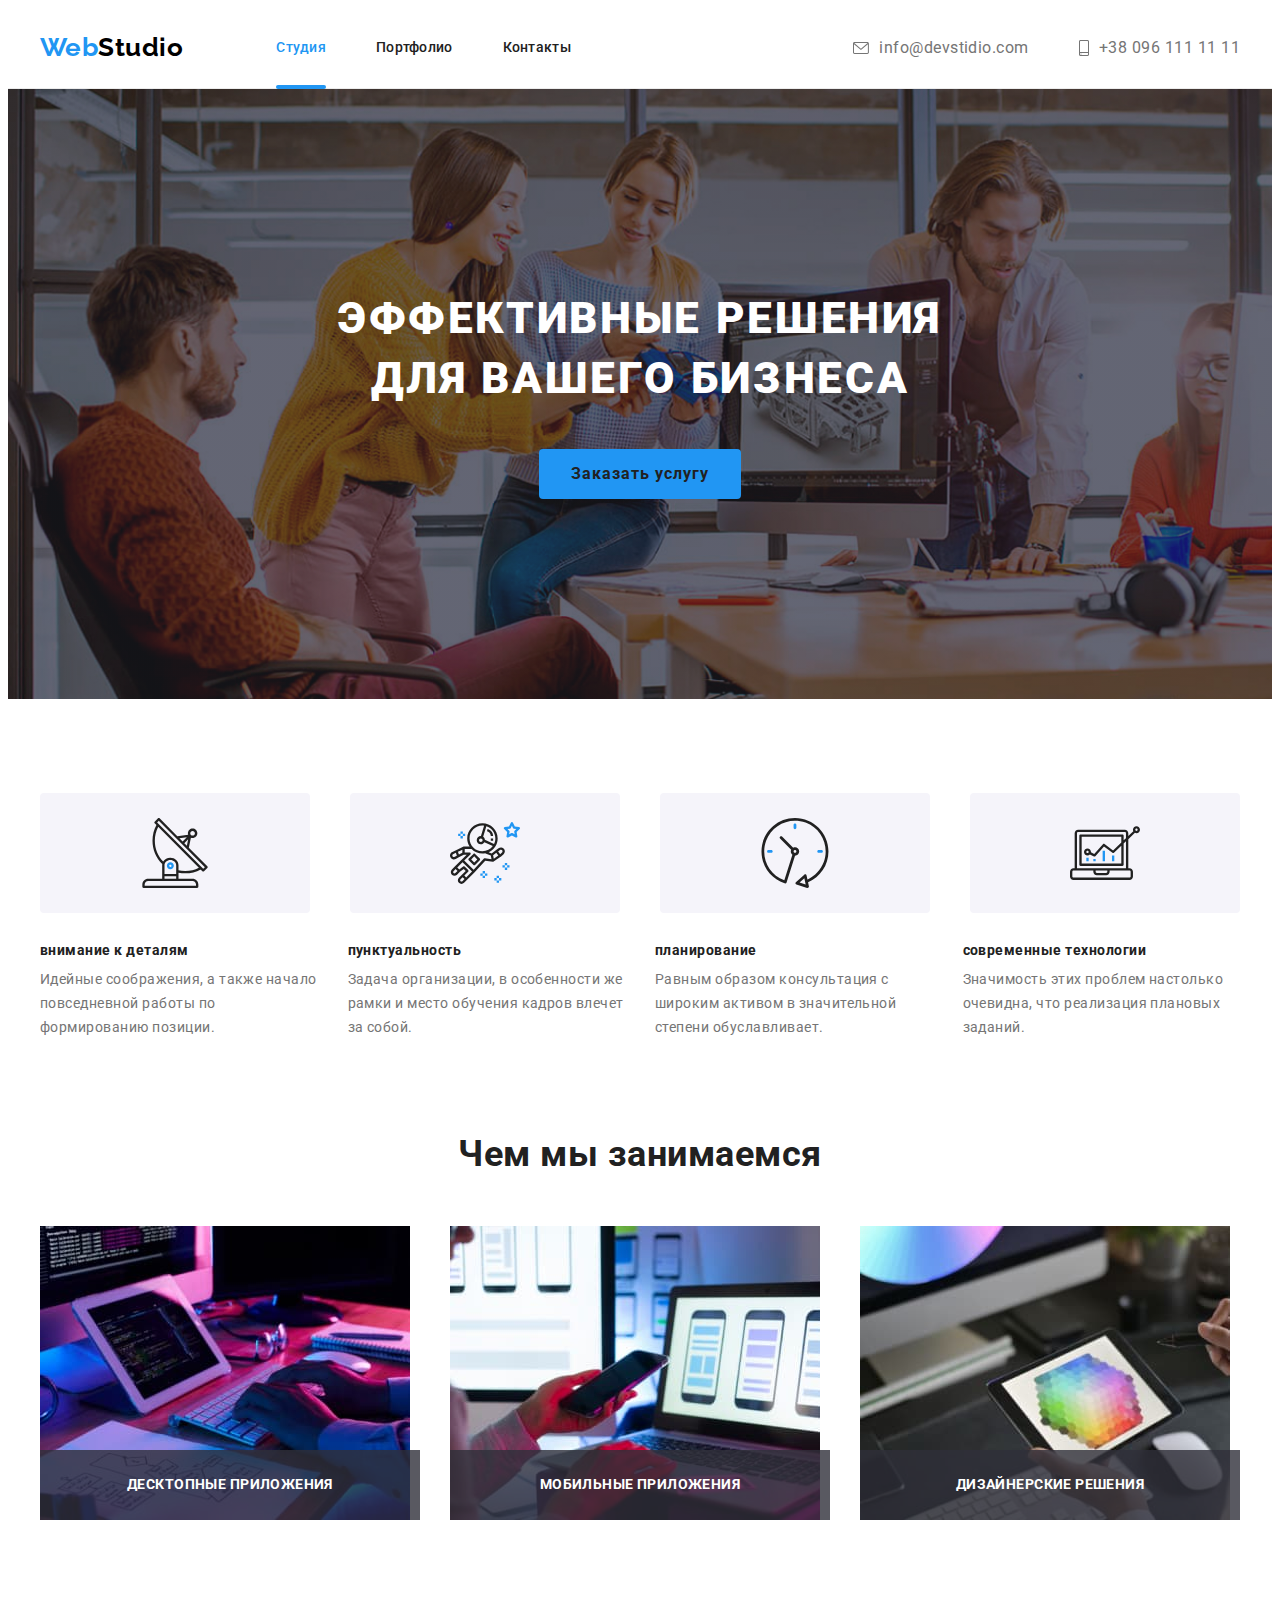
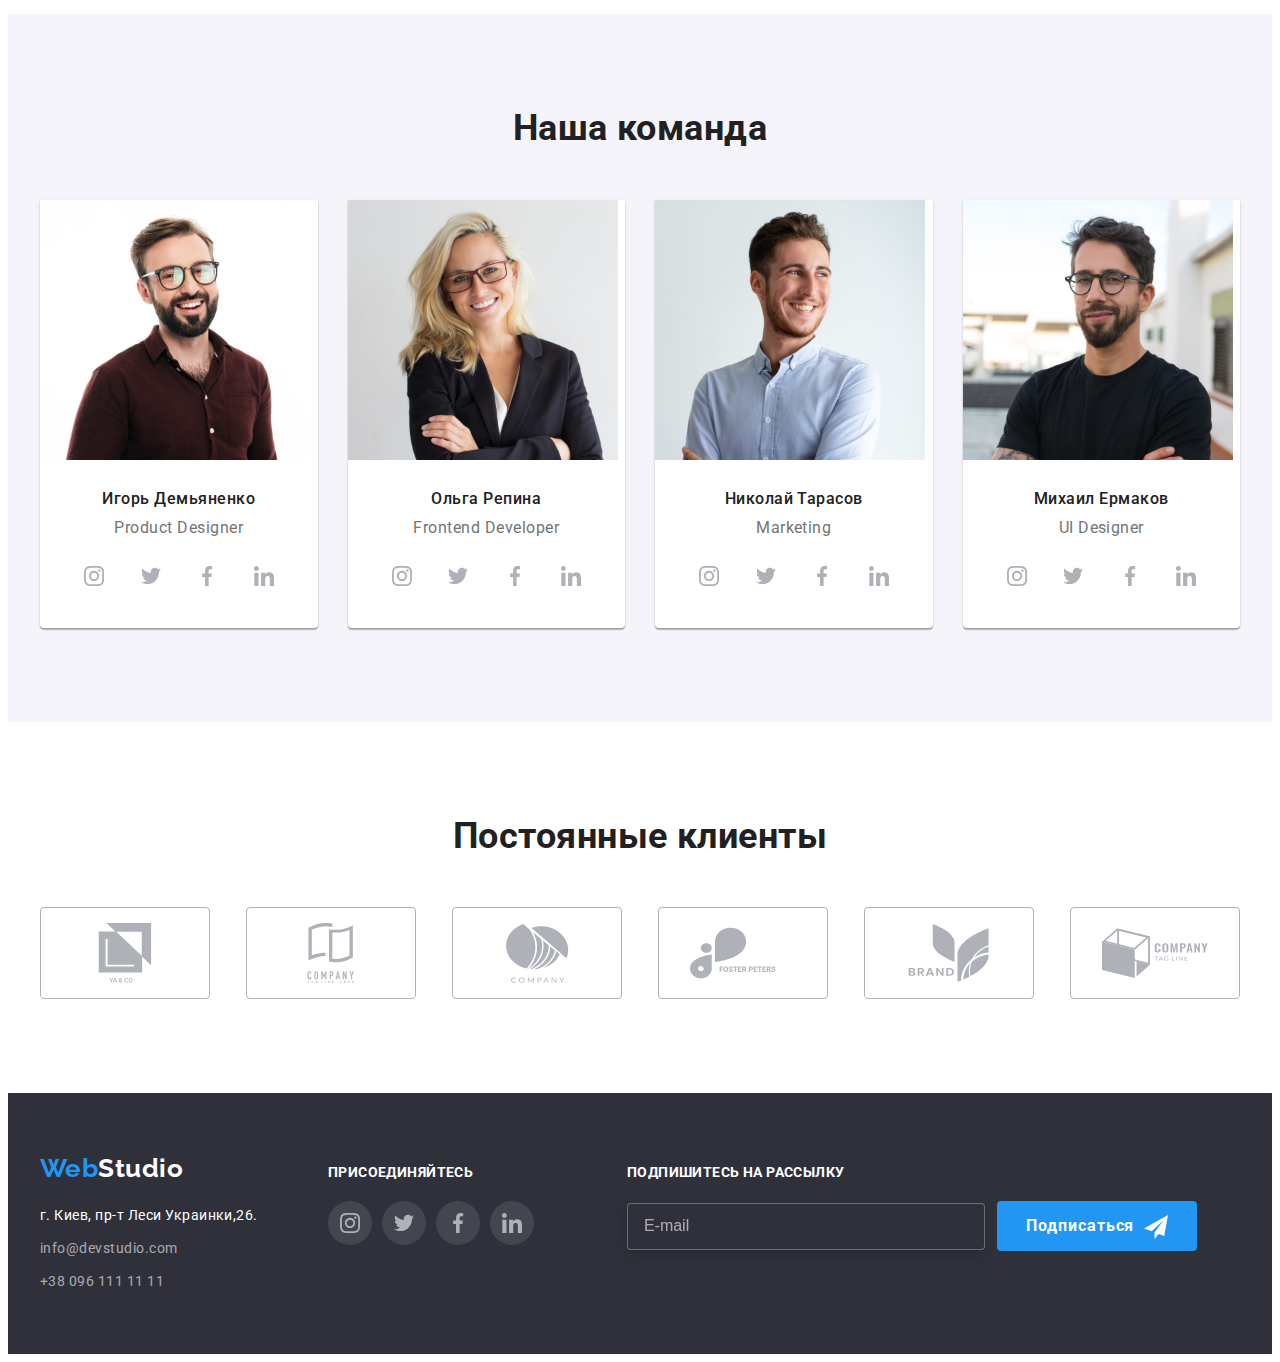
<file: index.html>
<!DOCTYPE html>
<html lang="ru">
  <head>
    <meta charset="UTF-8" />
    <meta http-equiv="X-UA-Compatible" content="IE=edge" />
    <meta name="viewport" content="width=device-width, initial-scale=1.0" />
    <title>WebStudio</title>
    <link
      href="https://fonts.googleapis.com/css2?family=Raleway:wght@700&family=Roboto:wght@400;500;700;900&display=swap"
      rel="stylesheet"
    />
    <link
      rel="stylesheet"
      href="https://cdnjs.cloudflare.com/ajax/libs/modern-normalize/1.0.0/modern-normalize.min.css"
      integrity="sha512-ISS7cAi1PEhQ8jnbJpJZMd29NlhNj4AWYyLOSp2CE/CsHxTCu+r+t0D2yoJudVrd0/8fTVPUVDzY5Tvli75u/g=="
      crossorigin="anonymous"
    />
    <link rel="stylesheet" href="./css/styles.css" />
  </head>
  <body>
    <!--Навигация-->
    <header class="header">
      <div class="container header-container">
        <nav class="nav">
          <a class="logo link" href="index.html"><span class="logo-accent">Web</span>Studio</a>
          <ul class="menu list">
            <li class="menu-item">
              <a class="menu-link link current" href="./index.html">Студия</a>
            </li>
            <li class="menu-item">
              <a class="menu-link link" href="./portfolio.html">Портфолио</a>
            </li>
            <li class="menu-item">
              <a class="menu-link link" href="#">Контакты</a>
            </li>
          </ul>
        </nav>
        <ul class="contact list">
          <li class="contact-mail-phone">
            <a class="contact-phone link" href="mailto:info@devstudio.com"
              ><svg class="mailphone-list-icon" width="16" height="12">
                <use href="./images/svg/sprite.svg#icon-mail"></use>
              </svg>
              info@devstidio.com</a
            >
          </li>
          <li>
            <a class="contact-phone link" href="tel:+380961111111"
              ><svg class="mailphone-list-icon" width="10" height="16">
                <use href="./images/svg/sprite.svg#icon-smartphone"></use>
              </svg>
              +38 096 111 11 11</a
            >
          </li>
        </ul>
      </div>
    </header>
    <main>
      <!--Основной контент секция герой-->
      <section class="hero">
        <div class="container hero-container">
          <h1 class="hero-title">
            эффективные решения <br />
            для вашего бизнеса
          </h1>
          <button class="hero-button" type="button" data-modal-open>Заказать услугу</button>
        </div>
      </section>
      <!--описание секции-->
      <section>
        <div class="container">
          <h2 class="visually-hidden">Описание секции</h2>
          <ul class="iconsection-list list">
            <li class="iconsection-list-item">
              <a href="" class="iconsection-list-link link">
                <svg class="iconsection-list-icon">
                  <use href="./images/svg/sprite.svg#icon-antenna"></use>
                </svg>
              </a>
            </li>
            <li class="iconsection-list-item">
              <a href="" class="iconsection-list-link link">
                <svg class="iconsection-list-icon">
                  <use href="./images/svg/sprite.svg#icon-astronaut"></use>
                </svg>
              </a>
            </li>
            <li class="iconsection-list-item">
              <a href="" class="iconsection-list-link link">
                <svg class="iconsection-list-icon">
                  <use href="./images/svg/sprite.svg#icon-clock"></use>
                </svg>
              </a>
            </li>
            <li class="iconsection-list-item">
              <a href="" class="iconsection-list-link link">
                <svg class="iconsection-list-icon">
                  <use href="./images/svg/sprite.svg#icon-diagram"></use>
                </svg>
              </a>
            </li>
          </ul>
          <ul class="section-description list">
            <li class="list-description">
              <h3 class="section-title">внимание к деталям</h3>
              <p class="desc">
                Идейные соображения, а также начало повседневной работы по формированию позиции.
              </p>
            </li>
            <li class="list-description">
              <h3 class="section-title">пунктуальность</h3>
              <p class="desc">
                Задача организации, в особенности же рамки и место обучения кадров влечет за собой.
              </p>
            </li>
            <li class="list-description">
              <h3 class="section-title">планирование</h3>
              <p class="desc">
                Равным образом консультация с широким активом в значительной степени обуславливает.
              </p>
            </li>
            <li class="list-description">
              <h3 class="section-title">современные технологии</h3>
              <p class="desc">
                Значимость этих проблем настолько очевидна, что реализация плановых заданий.
              </p>
            </li>
          </ul>
        </div>
      </section>
      <!--секция чем мы занимаемся-->
      <section class="work">
        <div class="container section">
          <h2 class="work-title work-additional">Чем мы занимаемся</h2>
          <ul class="work-list list">
            <li class="work-list-item">
              <div class="work-list-img-wrapper">
                <img
                  src="./images/about-work/work1.jpg"
                  alt="picture of working at a computer1"
                  width="370"
                />
                <p class="work-overlay">Десктопные приложения</p>
              </div>
            </li>
            <li class="work-list-item">
              <div class="work-list-img-wrapper">
                <img
                  src="./images/about-work/work2.jpg"
                  alt="picture of working at a computer2"
                  width="370"
                />
                <p class="work-overlay">Мобильные приложения</p>
              </div>
            </li>
            <li class="work-list-item">
              <div class="work-list-img-wrapper">
                <img
                  src="./images/about-work/work3.jpg"
                  alt="picture of working at a computer3"
                  width="370"
                />
                <p class="work-overlay">Дизайнерские решения</p>
              </div>
            </li>
          </ul>
        </div>
      </section>
      <!--секция наша команда-->
      <section class="team section">
        <div class="container">
          <h2 class="work-title work-list-team">Наша команда</h2>
          <ul class="list our-team">
            <li class="list-our-team">
              <img src="./images/our-team/igor.jpg" alt="Igor" width="270" />
              <h3 class="team-title">Игорь Демьяненко</h3>
              <p class="desc">Product Designer</p>
              <ul class="social-list list">
                <li class="social-list-item">
                  <a href="" class="social-list-link link">
                    <svg class="social-list-icon">
                      <use href="./images/svg/sprite.svg#icon-instagram"></use>
                    </svg>
                  </a>
                </li>
                <li class="social-list-item">
                  <a href="" class="social-list-link link">
                    <svg class="social-list-icon">
                      <use href="./images/svg/sprite.svg#icon-twitter"></use>
                    </svg>
                  </a>
                </li>
                <li class="social-list-item">
                  <a href="" class="social-list-link link">
                    <svg class="social-list-icon">
                      <use href="./images/svg/sprite.svg#icon-facebook"></use>
                    </svg>
                  </a>
                </li>
                <li class="social-list-item">
                  <a href="" class="social-list-link link">
                    <svg class="social-list-icon">
                      <use href="./images/svg/sprite.svg#icon-linkedin"></use>
                    </svg>
                  </a>
                </li>
              </ul>
            </li>
            <li class="list-our-team">
              <img src="./images/our-team/olga.jpg" alt="Olga" width="270" />
              <h3 class="team-title">Ольга Репина</h3>
              <p class="desc">Frontend Developer</p>
              <ul class="social-list list">
                <li class="social-list-item">
                  <a href="" class="social-list-link link">
                    <svg class="social-list-icon">
                      <use href="./images/svg/sprite.svg#icon-instagram"></use>
                    </svg>
                  </a>
                </li>
                <li class="social-list-item">
                  <a href="" class="social-list-link link">
                    <svg class="social-list-icon">
                      <use href="./images/svg/sprite.svg#icon-twitter"></use>
                    </svg>
                  </a>
                </li>
                <li class="social-list-item">
                  <a href="" class="social-list-link link">
                    <svg class="social-list-icon">
                      <use href="./images/svg/sprite.svg#icon-facebook"></use>
                    </svg>
                  </a>
                </li>
                <li class="social-list-item">
                  <a href="" class="social-list-link link">
                    <svg class="social-list-icon">
                      <use href="./images/svg/sprite.svg#icon-linkedin"></use>
                    </svg>
                  </a>
                </li>
              </ul>
            </li>
            <li class="list-our-team">
              <img src="./images/our-team/nikolay.jpg" alt="Nikolay" width="270" />
              <h3 class="team-title">Николай Тарасов</h3>
              <p class="desc">Marketing</p>
              <ul class="social-list list">
                <li class="social-list-item">
                  <a href="" class="social-list-link link">
                    <svg class="social-list-icon">
                      <use href="./images/svg/sprite.svg#icon-instagram"></use>
                    </svg>
                  </a>
                </li>
                <li class="social-list-item">
                  <a href="" class="social-list-link link">
                    <svg class="social-list-icon">
                      <use href="./images/svg/sprite.svg#icon-twitter"></use>
                    </svg>
                  </a>
                </li>
                <li class="social-list-item">
                  <a href="" class="social-list-link link">
                    <svg class="social-list-icon">
                      <use href="./images/svg/sprite.svg#icon-facebook"></use>
                    </svg>
                  </a>
                </li>
                <li class="social-list-item">
                  <a href="" class="social-list-link link">
                    <svg class="social-list-icon">
                      <use href="./images/svg/sprite.svg#icon-linkedin"></use>
                    </svg>
                  </a>
                </li>
              </ul>
            </li>
            <li class="list-our-team">
              <img src="./images/our-team/mihail.jpg" alt="Michael" width="270" />
              <h3 class="team-title">Михаил Ермаков</h3>
              <p class="desc">UI Designer</p>
              <ul class="social-list list">
                <li class="social-list-item">
                  <a href="" class="social-list-link link">
                    <svg class="social-list-icon">
                      <use href="./images/svg/sprite.svg#icon-instagram"></use>
                    </svg>
                  </a>
                </li>
                <li class="social-list-item">
                  <a href="" class="social-list-link link">
                    <svg class="social-list-icon">
                      <use href="./images/svg/sprite.svg#icon-twitter"></use>
                    </svg>
                  </a>
                </li>
                <li class="social-list-item">
                  <a href="" class="social-list-link link">
                    <svg class="social-list-icon">
                      <use href="./images/svg/sprite.svg#icon-facebook"></use>
                    </svg>
                  </a>
                </li>
                <li class="social-list-item">
                  <a href="" class="social-list-link link">
                    <svg class="social-list-icon">
                      <use href="./images/svg/sprite.svg#icon-linkedin"></use>
                    </svg>
                  </a>
                </li>
              </ul>
            </li>
          </ul>
        </div>
      </section>
      <!--Постоянные клиенты-->
      <section class="work">
        <div class="container section">
          <h2 class="custom-title">Постоянные клиенты</h2>
          <ul class="custom-list list">
            <li class="custom-list-item">
              <a href="" class="custom-list-link link">
                <svg class="custom-list-icon">
                  <use href="./images/svg/sprite.svg#icon-group"></use>
                </svg>
              </a>
            </li>
            <li class="custom-list-item">
              <a href="" class="custom-list-link link">
                <svg class="custom-list-icon">
                  <use href="./images/svg/sprite.svg#icon-group1"></use>
                </svg>
              </a>
            </li>
            <li class="custom-list-item">
              <a href="" class="custom-list-link link">
                <svg class="custom-list-icon">
                  <use href="./images/svg/sprite.svg#icon-group2"></use>
                </svg>
              </a>
            </li>
            <li class="custom-list-item">
              <a href="" class="custom-list-link link">
                <svg class="custom-list-icon">
                  <use href="./images/svg/sprite.svg#icon-group3"></use>
                </svg>
              </a>
            </li>
            <li class="custom-list-item">
              <a href="" class="custom-list-link link">
                <svg class="custom-list-icon">
                  <use href="./images/svg/sprite.svg#icon-group4"></use>
                </svg>
              </a>
            </li>
            <li class="custom-list-item">
              <a href="" class="custom-list-link link">
                <svg class="custom-list-icon">
                  <use href="./images/svg/sprite.svg#icon-group5"></use>
                </svg>
              </a>
            </li>
          </ul>
        </div>
      </section>
    </main>
    <!--нижний колонтитул-->
    <footer class="footer">
      <div class="container footer-container">
        <div class="footer-address-container">
          <a class="footer-logo link" href="index.html"
            ><span class="logo-accent">Web</span>Studio</a
          >
          <address>
            <ul class="desc list">
              <li class="address-item">
                <a
                  class="footer-address link"
                  href="https://goo.gl/maps/Lwd13SjVABSYHr1z9"
                  target="_blank"
                  rel="noopener noreferrer"
                  >г. Киев, пр-т Леси Украинки,26.</a
                >
              </li>
              <li class="address-item">
                <a class="footer-mail link" href="mailto:info@devstudio.com">info@devstudio.com</a>
              </li>
              <li class="address-item">
                <a class="footer-phone link" href="tel:+380961111111">+38 096 111 11 11</a>
              </li>
            </ul>
          </address>
        </div>
        <div class="footer-social">
          <h2 class="footer-social-title">Присоединяйтесь</h2>
          <ul class="footeer-social-list list">
            <li class="footeer-social-list-item">
              <a href="" class="footeer-social-list-link link">
                <svg class="footeer-social-list-icon">
                  <use href="./images/svg/sprite.svg#icon-instagram"></use>
                </svg>
              </a>
            </li>
            <li class="footeer-social-list-item">
              <a href="" class="footeer-social-list-link link">
                <svg class="footeer-social-list-icon">
                  <use href="./images/svg/sprite.svg#icon-twitter"></use>
                </svg>
              </a>
            </li>
            <li class="footeer-social-list-item">
              <a href="" class="footeer-social-list-link link">
                <svg class="footeer-social-list-icon">
                  <use href="./images/svg/sprite.svg#icon-facebook"></use>
                </svg>
              </a>
            </li>
            <li class="footeer-social-list-item">
              <a href="" class="footeer-social-list-link link">
                <svg class="footeer-social-list-icon">
                  <use href="./images/svg/sprite.svg#icon-linkedin"></use>
                </svg>
              </a>
            </li>
          </ul>
        </div>
        <form class="footer-form">
          <h2 class="footer-social-title">Подпишитесь на рассылку</h2>
          <label class="footer-form-field"
            ><input
              type="email"
              name="user-mail"
              class="footer-form-message"
              placeholder="E-mail"
              required /></label
          ><button type="submit" class="footer-form-btn">Подписаться</button>
        </form>
      </div>
    </footer>
    <!-- Модальное окно-->
    <div class="backdrop is-hidden" data-modal>
      <div class="modal">
        <button type="button" class="modal-close-btn" data-modal-close>
          <svg class="modal-w-close">
            <use href="./images/svg/sprite.svg#icon-close-black"></use>
          </svg>
        </button>
        <form class="modal-form">
          <p class="modal-form-head">Оставьте свои данные, мы вам перезвоним</p>
          <label class="modal-form-field">
            <p>Имя</p>
            <div class="modal-form-input-wrapper">
              <input type="text" name="user-name" class="modal-form-input" minlength="2" />
              <svg class="modal-form-icon">
                <use href="./images/svg/sprite.svg#icon-person-black"></use>
              </svg>
            </div>
          </label>
          <label class="modal-form-field">
            <p>Телефон</p>
            <div class="modal-form-input-wrapper">
              <input
                type="tel"
                name="user-phone"
                class="modal-form-input"
                required
                pattern="[0-9]{3}-[0-9]{3}-[0-9]{2}-[0-9]{2}"
                title="097-777-77-77"
              />
              <svg class="modal-form-icon">
                <use href="./images/svg/sprite.svg#icon-phone-black"></use>
              </svg>
            </div>
          </label>
          <label class="modal-form-field">
            <p>Почта</p>
            <div class="modal-form-input-wrapper">
              <input type="email" name="user-mail" class="modal-form-input" required />
              <svg class="modal-form-icon">
                <use href="./images/svg/sprite.svg#icon-email-black"></use>
              </svg>
            </div>
          </label>
          <label class="modal-form-textarea">
            <p>Комментарий</p>
            <textarea name="user-message" class="modal-form-message" placeholder="Введите текст">
            </textarea>
          </label>
          <input
            type="checkbox"
            name="user-policy"
            class="modal-form-checkbox visually-hidden"
            id="checkbox-policy"
          />
          <label for="checkbox-policy" class="modal-form-checkbox-policy">
            Соглашаюсь с рассылкой и принимаю
            <a class="modal-form-policy-link" href="">Условия договора</a>
          </label>
          <button type="submit" class="modal-form-btn">Отправить</button>
        </form>
      </div>
    </div>
    <script src="./js/modal.js"></script>
  </body>
</html>
</file>
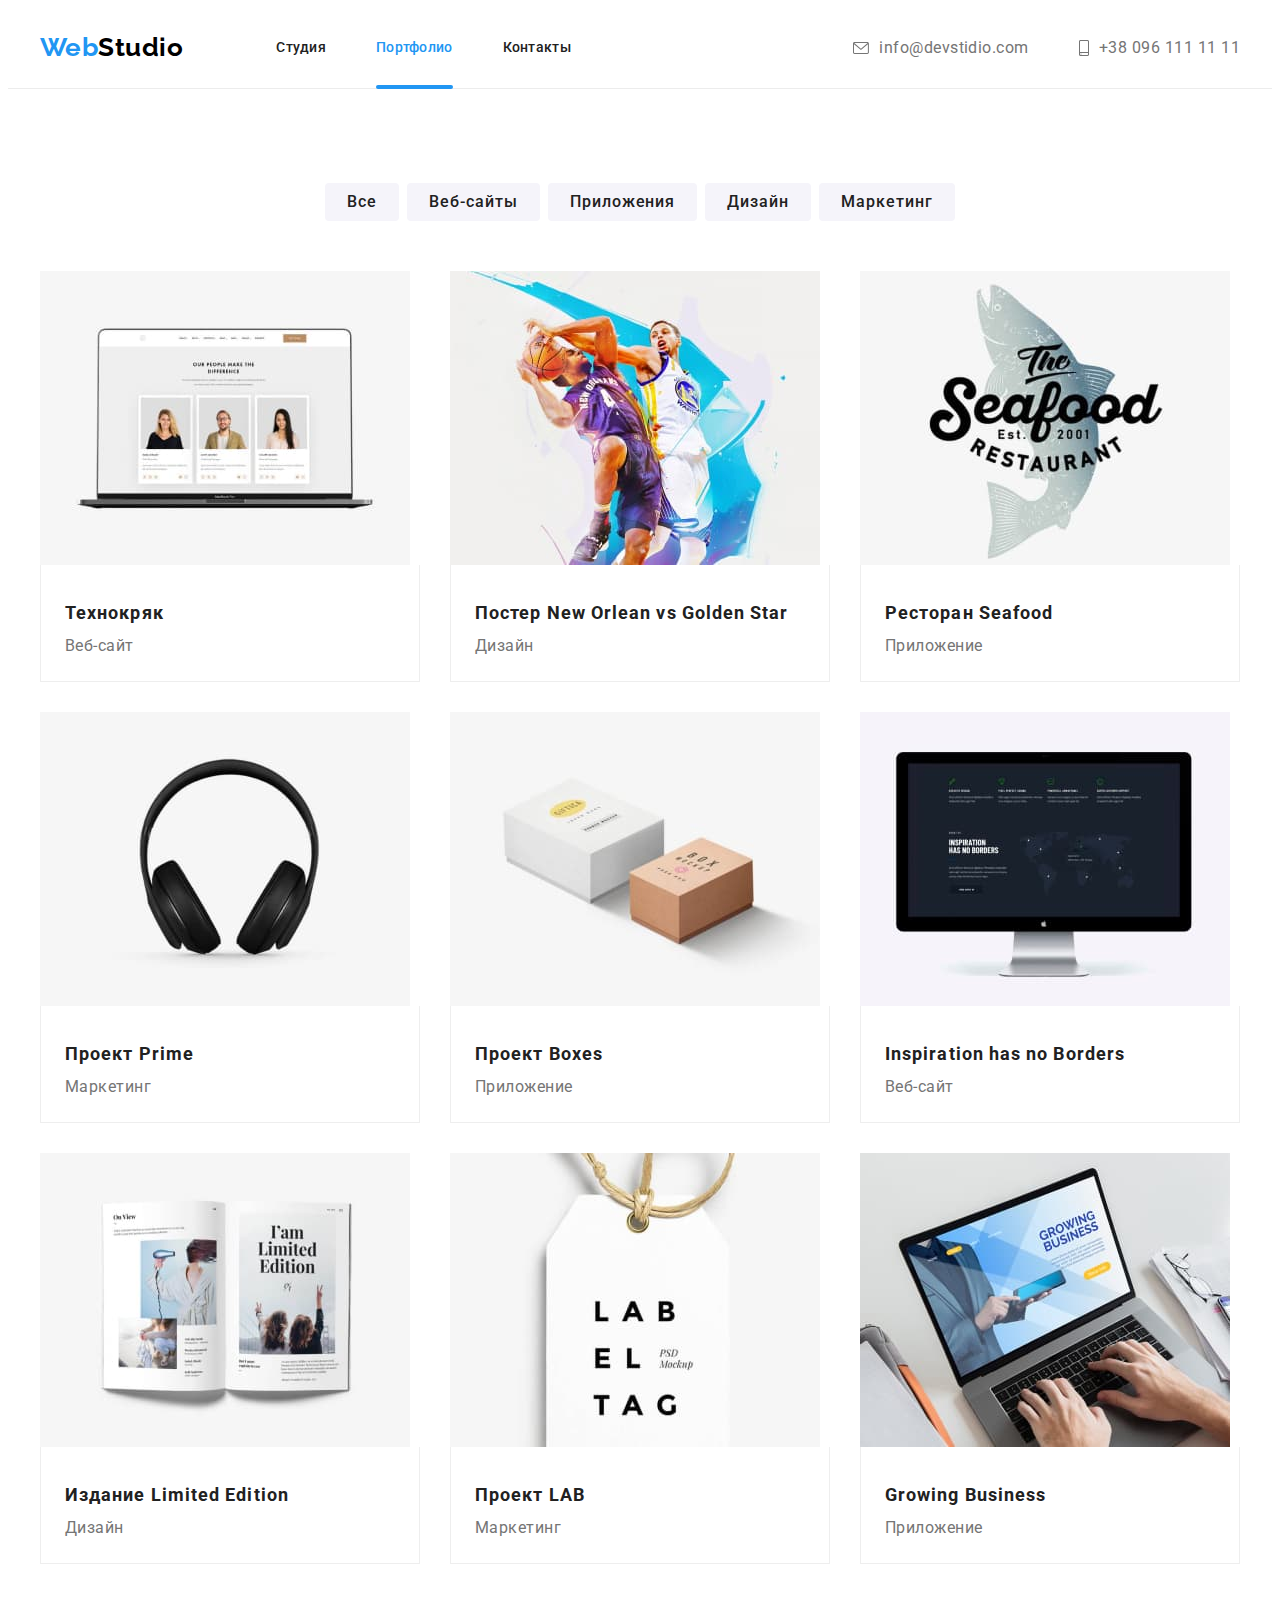
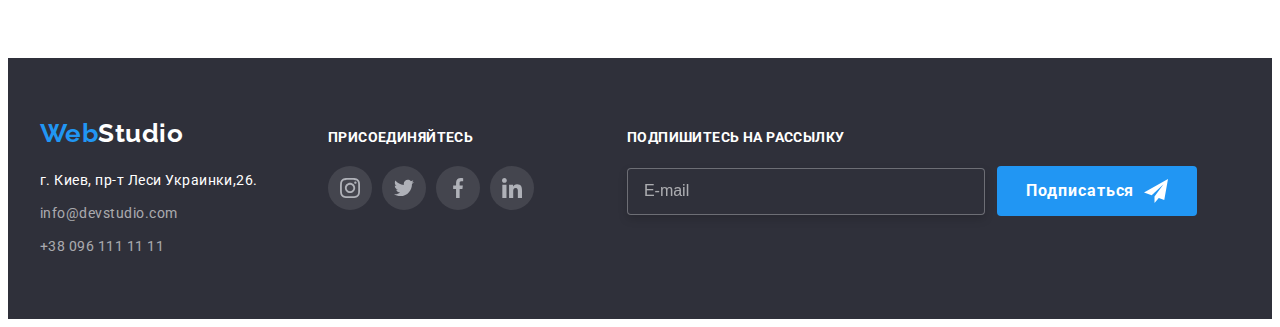
<file: portfolio.html>
<!DOCTYPE html>
<html lang="ru">
  <head>
    <meta charset="UTF-8" />
    <meta http-equiv="X-UA-Compatible" content="IE=edge" />
    <meta name="viewport" content="width=device-width, initial-scale=1.0" />
    <title>WebStudio</title>
    <link
      href="https://fonts.googleapis.com/css2?family=Raleway:wght@700&family=Roboto:wght@400;500;700;900&display=swap"
      rel="stylesheet"
    />
    <link
      rel="stylesheet"
      href="https://cdnjs.cloudflare.com/ajax/libs/modern-normalize/1.0.0/modern-normalize.min.css"
      integrity="sha512-ISS7cAi1PEhQ8jnbJpJZMd29NlhNj4AWYyLOSp2CE/CsHxTCu+r+t0D2yoJudVrd0/8fTVPUVDzY5Tvli75u/g=="
      crossorigin="anonymous"
    />
    <link rel="stylesheet" href="./css/styles.css" />
  </head>
  <body>
    <!--Навигация-->
    <header class="header">
      <div class="container header-container">
        <nav class="nav">
          <a class="logo link" href="index.html"><span class="logo-accent">Web</span>Studio</a>
          <ul class="menu list">
            <li class="menu-item">
              <a class="menu-link link" href="./index.html">Студия</a>
            </li>
            <li class="menu-item">
              <a class="menu-link link current" href="./portfolio.html">Портфолио</a>
            </li>
            <li class="menu-item">
              <a class="menu-link link" href="#">Контакты</a>
            </li>
          </ul>
        </nav>
        <ul class="contact list">
          <li class="contact-mail-phone">
            <a class="contact-phone link" href="mailto:info@devstudio.com"
              ><svg class="mailphone-list-icon" width="16" height="12">
                <use href="./images/svg/sprite.svg#icon-mail"></use>
              </svg>
              info@devstidio.com</a
            >
          </li>
          <li>
            <a class="contact-phone link" href="tel:+380961111111"
              ><svg class="mailphone-list-icon" width="10" height="16">
                <use href="./images/svg/sprite.svg#icon-smartphone"></use>
              </svg>
              +38 096 111 11 11</a
            >
          </li>
        </ul>
      </div>
    </header>
    <!--Фильтр-->
    <main>
      <section class="filter">
        <div class="container filter-container">
          <h1 class="visually-hidden">Фильтр</h1>
          <ul class="list filter-list">
            <li class="button-list">
              <button class="filter-button" type="button">Все</button>
            </li>
            <li class="button-list">
              <button class="filter-button" type="button">Веб-сайты</button>
            </li>
            <li class="button-list">
              <button class="filter-button" type="button">Приложения</button>
            </li>
            <li class="button-list">
              <button class="filter-button" type="button">Дизайн</button>
            </li>
            <li class="button-list">
              <button class="filter-button" type="button">Маркетинг</button>
            </li>
          </ul>
        </div>
      </section>
      <!--Наши работы-->
      <h2 class="visually-hidden">Наши работы</h2>
      <div class="container indent">
        <ul class="our-works list">
          <li class="our-works-list">
            <a href="#" class="team-list-link-wrapper link">
              <div class="team-list-img-wrapper">
                <img src="./images/our-works/tehnokryk.jpg" alt="tehnokryk" width="370" />
                <p class="overlay">
                  Технокряк это современная площадка распространения коронавируса. Компании
                  используют эту платформу для цифрового шпионажа и атак на защищённые сервера
                  конкурентов.
                </p>
              </div>
              <div class="border">
                <h3 class="works-title">Технокряк</h3>
                <p class="name-works">Веб-сайт</p>
              </div>
            </a>
          </li>
          <li class="our-works-list">
            <a href="#" class="team-list-link-wrapper link">
              <div class="team-list-img-wrapper">
                <img src="./images/our-works/Poster.jpg" alt="Poster" width="370" />
                <p class="overlay">
                  Технокряк это современная площадка распространения коронавируса. Компании
                  используют эту платформу для цифрового шпионажа и атак на защищённые сервера
                  конкурентов.
                </p>
              </div>
              <div class="border">
                <h3 class="works-title">Постер New Orlean vs Golden Star</h3>
                <p class="name-works">Дизайн</p>
              </div>
            </a>
          </li>
          <li class="our-works-list">
            <a href="#" class="team-list-link-wrapper link">
              <div class="team-list-img-wrapper">
                <img src="./images/our-works/restoran.jpg" alt="restoran" width="370" />
                <p class="overlay">
                  Технокряк это современная площадка распространения коронавируса. Компании
                  используют эту платформу для цифрового шпионажа и атак на защищённые сервера
                  конкурентов.
                </p>
              </div>
              <div class="border">
                <h3 class="works-title">Ресторан Seafood</h3>
                <p class="name-works">Приложение</p>
              </div>
            </a>
          </li>
          <li class="our-works-list">
            <a href="#" class="team-list-link-wrapper link">
              <div class="team-list-img-wrapper">
                <img src="./images/our-works/prime.jpg" alt="prime" width="370" />
                <p class="overlay">
                  Технокряк это современная площадка распространения коронавируса. Компании
                  используют эту платформу для цифрового шпионажа и атак на защищённые сервера
                  конкурентов.
                </p>
              </div>
              <div class="border">
                <h3 class="works-title">Проект Prime</h3>
                <p class="name-works">Маркетинг</p>
              </div>
            </a>
          </li>
          <li class="our-works-list">
            <a href="#" class="team-list-link-wrapper link">
              <div class="team-list-img-wrapper">
                <img src="./images/our-works/boxer.jpg" alt="boxer" width="370" />
                <p class="overlay">
                  Технокряк это современная площадка распространения коронавируса. Компании
                  используют эту платформу для цифрового шпионажа и атак на защищённые сервера
                  конкурентов.
                </p>
              </div>
              <div class="border">
                <h3 class="works-title">Проект Boxes</h3>
                <p class="name-works">Приложение</p>
              </div>
            </a>
          </li>
          <li class="our-works-list">
            <a href="#" class="team-list-link-wrapper link">
              <div class="team-list-img-wrapper">
                <img
                  src="./images/our-works/inspiration.jpg"
                  alt="Inspiration has no Borders"
                  width="370"
                />
                <p class="overlay">
                  Технокряк это современная площадка распространения коронавируса. Компании
                  используют эту платформу для цифрового шпионажа и атак на защищённые сервера
                  конкурентов.
                </p>
              </div>
              <div class="border">
                <h3 class="works-title">Inspiration has no Borders</h3>
                <p class="name-works">Веб-сайт</p>
              </div>
            </a>
          </li>
          <li class="our-works-list">
            <a href="#" class="team-list-link-wrapper link">
              <div class="team-list-img-wrapper">
                <img src="./images/our-works/izdanie.jpg" alt="Limited Edition" width="370" />
                <p class="overlay">
                  Технокряк это современная площадка распространения коронавируса. Компании
                  используют эту платформу для цифрового шпионажа и атак на защищённые сервера
                  конкурентов.
                </p>
              </div>
              <div class="border">
                <h3 class="works-title">Издание Limited Edition</h3>
                <p class="name-works">Дизайн</p>
              </div>
            </a>
          </li>
          <li class="our-works-list">
            <a href="#" class="team-list-link-wrapper link">
              <div class="team-list-img-wrapper">
                <img src="./images/our-works/lab.jpg" alt="LAB" width="370" />
                <p class="overlay">
                  Технокряк это современная площадка распространения коронавируса. Компании
                  используют эту платформу для цифрового шпионажа и атак на защищённые сервера
                  конкурентов.
                </p>
              </div>
              <div class="border">
                <h3 class="works-title">Проект LAB</h3>
                <p class="name-works">Маркетинг</p>
              </div>
            </a>
          </li>
          <li class="our-works-list">
            <a href="#" class="team-list-link-wrapper link">
              <div class="team-list-img-wrapper">
                <img src="./images/our-works/business.jpg" alt="Growing Business" width="370" />
                <p class="overlay">
                  Технокряк это современная площадка распространения коронавируса. Компании
                  используют эту платформу для цифрового шпионажа и атак на защищённые сервера
                  конкурентов.
                </p>
              </div>
              <div class="border">
                <h3 class="works-title">Growing Business</h3>
                <p class="name-works">Приложение</p>
              </div>
            </a>
          </li>
        </ul>
      </div>
    </main>
    <!--нижний колонтитул-->
    <footer class="footer">
      <div class="container footer-container">
        <div class="footer-address-container">
          <a class="footer-logo link" href="index.html"
            ><span class="logo-accent">Web</span>Studio</a
          >
          <address>
            <ul class="desc list">
              <li class="address-item">
                <a
                  class="footer-address link"
                  href="https://goo.gl/maps/Lwd13SjVABSYHr1z9"
                  target="_blank"
                  rel="noopener noreferrer"
                  >г. Киев, пр-т Леси Украинки,26.</a
                >
              </li>
              <li class="address-item">
                <a class="footer-mail link" href="mailto:info@devstudio.com">info@devstudio.com</a>
              </li>
              <li class="address-item">
                <a class="footer-phone link" href="tel:+380961111111">+38 096 111 11 11</a>
              </li>
            </ul>
          </address>
        </div>
        <div class="footer-social">
          <h2 class="footer-social-title">Присоединяйтесь</h2>
          <ul class="footeer-social-list list">
            <li class="footeer-social-list-item">
              <a href="" class="footeer-social-list-link link">
                <svg class="footeer-social-list-icon">
                  <use href="./images/svg/sprite.svg#icon-instagram"></use>
                </svg>
              </a>
            </li>
            <li class="footeer-social-list-item">
              <a href="" class="footeer-social-list-link link">
                <svg class="footeer-social-list-icon">
                  <use href="./images/svg/sprite.svg#icon-twitter"></use>
                </svg>
              </a>
            </li>
            <li class="footeer-social-list-item">
              <a href="" class="footeer-social-list-link link">
                <svg class="footeer-social-list-icon">
                  <use href="./images/svg/sprite.svg#icon-facebook"></use>
                </svg>
              </a>
            </li>
            <li class="footeer-social-list-item">
              <a href="" class="footeer-social-list-link link">
                <svg class="footeer-social-list-icon">
                  <use href="./images/svg/sprite.svg#icon-linkedin"></use>
                </svg>
              </a>
            </li>
          </ul>
        </div>
        <form class="footer-form">
          <h2 class="footer-social-title">Подпишитесь на рассылку</h2>
          <label class="footer-form-field"
            ><input
              type="email"
              name="user-mail"
              class="footer-form-message"
              placeholder="E-mail"
              required /></label
          ><button type="submit" class="footer-form-btn">Подписаться</button>
        </form>
      </div>
    </footer>
  </body>
</html>
</file>
<file: css/styles.css>
:root {
  --primary-text-color: #757575;
  --title-text-color: #212121;
  --accent-color: #2196f3;
  --background-hero-footer: #2f303a;
  --logo-nav: #000000;
  --title-text-color-footer: #ffffff;
  --button-hover-focus: #188ce8;
  --background-our-team-filter: #f5f4fa;
  --footer-mail-phone: rgba(255, 255, 255, 0.6);
  --background-hero: #c4c4c4;
  --icon-fill: #afb1b8;
  --transition-start-time: 250ms;
  --cubic-bezier: cubic-bezier(0.4, 0, 0.2, 1);
}
h1,
h2,
h3,
h4,
h5,
h6,
p {
  margin-top: 0;
  margin-bottom: 0;
}
ul,
ol {
  margin-top: 0;
  margin-bottom: 0;
  padding-left: 0;
}
img {
  display: block;
}
.container {
  width: 1200px;
  padding-left: 15px;
  padding-right: 15px;
  margin: 0 auto;
}
.visually-hidden {
  position: absolute !important;
  clip: rect(1px 1px 1px 1px);
  clip: rect(1px, 1px, 1px, 1px);
  padding: 0 !important;
  border: 0 !important;
  height: 1px !important;
  width: 1px !important;
  overflow: hidden;
}
body {
  color: var(--primary-text-color);
  font-family: Roboto, sans-serif;
  letter-spacing: 0.03em;
}
.list {
  list-style: none;
}
.link {
  text-decoration: none;
}
.section {
  padding-top: 94px;
  padding-bottom: 94px;
}
/*==================оформление шапки (навигация)==============*/
.header {
  border-bottom: 1px solid #ececec;
}
.header-container {
  display: flex;
  align-items: center;
  justify-content: space-between;
}
.nav {
  display: flex;
  align-items: center;
}
.menu {
  display: flex;
  align-items: center;
}
.contact {
  display: flex;
  align-items: center;
}
.nav .logo {
  color: var(--logo-nav);
  font-family: Raleway, sans-serif;
  font-weight: 700;
  font-size: 26px;
  line-height: 1.2;
  margin-right: 93px;
}
.menu-item:not(:last-child) {
  margin-right: 50px;
}
.menu .menu-link {
  position: relative;
  display: block;
  color: var(--title-text-color);
  font-weight: 500;
  font-size: 14px;
  line-height: 1.14;
  letter-spacing: 0.02em;
  transition: color var(--transition-start-time) var(--cubic-bezier);
  padding-top: 32px;
  padding-bottom: 32px;
}
.menu-link::after {
  content: '';
  position: absolute;
  bottom: -1px;
  display: block;
  width: 100%;
  height: 4px;
  background: #2196f3;
  border-radius: 2px;
  opacity: 0;
}
.menu-link.current::after {
  opacity: 1;
}
.contact-mail-phone {
  margin-right: 50px;
}
.contact-phone {
  display: flex;
  align-items: center;
}
.nav .menu-link:hover,
.nav .menu-link:focus,
.nav .menu-link.current,
.contact .contact-mail:hover,
.contact .contact-mail:focus,
.contact .contact-phone:hover,
.contact .contact-phone:focus,
.logo-accent {
  color: var(--accent-color);
}
.mailphone-list-icon {
  fill: currentColor;
  margin-right: 10px;
}
.contact .contact-mail,
.contact .contact-phone {
  color: var(--primary-text-color);
  transition: color var(--transition-start-time) var(--cubic-bezier);
}
/*====================оформление секции героя ======================*/
.hero {
  background-color: var(--background-hero);
  text-align: center;
  padding-top: 200px;
  padding-bottom: 200px;
  max-width: 1600px;
  margin: 0 auto;
  background-image: linear-gradient(rgba(47, 48, 58, 0.4), rgba(47, 48, 58, 0.4)),
    url(../images/hero/background.jpg);
  background-size: cover;
}
.hero .hero-title {
  color: var(--title-text-color-footer);
  font-weight: 900;
  font-size: 44px;
  line-height: 1.36;
  letter-spacing: 0.06em;
  text-transform: uppercase;
  margin-bottom: 40px;
}
.hero .hero-button {
  border-radius: 4px;
  border: 0;
  background-color: var(--accent-color);
  color: var(--title-text-color);
  font-family: inherit;
  font-weight: 700;
  font-size: 16px;
  line-height: 1.87;
  letter-spacing: 0.06em;
  cursor: pointer;
  padding: 10px 32px;
  transition: background-color var(--transition-start-time) var(--cubic-bezier),
    color var(--transition-start-time) var(--cubic-bezier);
}
.hero .hero-button:hover,
.hero .hero-button:focus {
  background-color: var(--button-hover-focus);
  color: var(--title-text-color-footer);
}
/*====================Конец оформления секции героя ======================*/

/*============================описание секции=============================*/
.iconsection-list-icon {
  width: 70px;
  height: 70px;
  fill: var(--icon-fill);
}
.iconsection-list {
  display: flex;
  flex-wrap: wrap;
  justify-content: space-between;
  padding-top: 94px;
  margin-bottom: 30px;
}
.iconsection-list-link {
  display: flex;
  justify-content: center;
  align-items: center;
  width: 270px;
  height: 120px;
  background-color: var(--background-our-team-filter);
  box-sizing: border-box;
  border-radius: 4px;
}
.section-description {
  display: flex;
  margin-right: -30px;
  margin-top: -30px;
}
.list-description {
  margin-right: 30px;
  margin-top: 30px;
  flex-basis: calc((100% - 120px) / 4);
}

.section-title,
.work-title,
.team-title,
.custom-title {
  color: var(--title-text-color);
  font-weight: 700;
  font-size: 14px;
  line-height: 1.14;
  margin-bottom: 10px;
}
.desc,
.footer .desc {
  font-size: 14px;
  line-height: 1.71;
}
/*============================Конец описания секции=========================*/

/*======================Секция чем мы занимаемся============================*/
.work-list {
  display: flex;
  flex-wrap: wrap;
  margin-left: -30px;
  margin-top: -30px;
}
.work-list-item {
  margin-left: 30px;
  margin-top: 30px;
  flex-basis: calc((100% - 90px) / 3);
}
.work-title,
.custom-title {
  font-size: 36px;
  line-height: 1.16;
  text-align: center;
}
.work-additional,
.custom-title {
  margin-bottom: 50px;
}
.work-list-img-wrapper {
  position: relative;
}
.work-overlay {
  position: absolute;
  bottom: 0;
  width: 100%;
  height: 70px;
  display: flex;
  justify-content: center;
  align-items: center;
  background: rgba(47, 48, 58, 0.8);
  font-weight: 700;
  font-size: 14px;
  line-height: 1.14;
  text-align: center;
  letter-spacing: 0.03em;
  text-transform: uppercase;
  color: var(--title-text-color-footer);
}
/*========================Конец секции чем мы занимаемся======================*/

/*=======================секция наша команда==================================*/
.team {
  background-color: var(--background-our-team-filter);
}
.work-list-team {
  margin-bottom: 50px;
}
.team-title {
  font-weight: 500;
  margin-top: 30px;
}
.our-team {
  display: flex;
  margin-left: -30px;
  margin-top: -30px;
}
.list-our-team {
  background-color: var(--title-text-color-footer);
  margin-left: 30px;
  margin-top: 30px;
  flex-basis: calc((100% - 120px) / 4);
  box-shadow: 0px 1px 3px rgba(0, 0, 0, 0.12), 0px 1px 1px rgba(0, 0, 0, 0.14),
    0px 2px 1px rgba(0, 0, 0, 0.2);
  border-radius: 0px 0px 4px 4px;
}

.team .desc,
.team-title {
  font-size: 16px;
  line-height: 1.18;
  text-align: center;
}
.our-team .desc {
  margin-bottom: 16px;
}
.team-title {
  margin-top: 30px;
  margin-bottom: 10px;
}
.social-list-icon {
  width: 20px;
  height: 20px;
  fill: var(--icon-fill);
  transition: fill var(--transition-start-time) var(--cubic-bezier);
}
.social-list {
  display: flex;
  padding-left: 32px;
  padding-right: 32px;
  padding-bottom: 30px;
  justify-content: space-between;
}
.social-list-link {
  display: flex;
  justify-content: center;
  align-items: center;
  width: 44px;
  height: 44px;
  background-color: var(--title-text-color-footer);
  border-radius: 50%;
  transition: background-color var(--transition-start-time) var(--cubic-bezier);
}
.social-list-link:hover,
.social-list-link:focus {
  background-color: var(--accent-color);
}
.social-list-link:hover .social-list-icon,
.social-list-link:focus .social-list-icon {
  fill: var(--title-text-color-footer);
}
/*=======================Конец секция наша команда==================================*/
/*============Постоянные клиенты===============*/
.custom-list-icon {
  width: 106px;
  height: 60px;
  fill: var(--icon-fill);
  transition: fill var(--transition-start-time) var(--cubic-bezier);
}
.custom-list {
  display: flex;
  flex-wrap: wrap;
  justify-content: space-between;
}
.custom-list-link {
  display: flex;
  justify-content: center;
  align-items: center;
  width: 170px;
  height: 92px;
  border: 1px solid var(--icon-fill);
  box-sizing: border-box;
  border-radius: 4px;
  transition: border-color var(--transition-start-time) var(--cubic-bezier);
}
.custom-list-link:hover,
.custom-list-link:focus {
  border-color: var(--accent-color);
}
.custom-list-link:hover .custom-list-icon,
.custom-list-link:focus .custom-list-icon {
  fill: var(--accent-color);
}
/*============Постоянные клиенты===============*/

/*==================================нижний колонтитул===============================*/
.footer,
.desc {
  display: block;
}
.address-item {
  font-style: normal;
}
.footer {
  padding: 60px 0;
  display: flex;
  background-color: var(--background-hero-footer);
}
.footer-container {
  display: flex;
  align-items: baseline;
}
.footer-address-container {
  margin-right: 70px;
}
.footer-logo {
  font-family: Raleway, sans-serif;
  font-weight: 700;
  font-size: 26px;
  line-height: 1.2;
  margin-bottom: 20px;
  display: inline-block;
}
.address-item:not(:last-child) {
  margin-bottom: 9px;
}
.footer-address,
.footer-logo {
  color: var(--title-text-color-footer);
}
.footer-mail,
.footer-phone {
  color: var(--footer-mail-phone);
}
.footer-social,
.footer-form {
}

.footer-social-title {
  font-family: Roboto;
  font-weight: 700;
  font-size: 14px;
  line-height: 1.14;
  letter-spacing: 0.03em;
  text-transform: uppercase;
  color: var(--title-text-color-footer);
  margin-bottom: 20px;
}
.footer-social:not(:last-child) {
  margin-right: 93px;
}
.footeer-social-list-icon {
  width: 20px;
  height: 20px;
  fill: var(--icon-fill);
  transition: fill var(--transition-start-time) var(--cubic-bezier);
}
.footeer-social-list {
  display: flex;
}
.footeer-social-list-item:not(:last-child) {
  margin-right: 10px;
}
.footeer-social-list-link {
  display: flex;
  justify-content: center;
  align-items: center;
  width: 44px;
  height: 44px;
  background-color: rgba(255, 255, 255, 0.1);
  border-radius: 50%;
  transition: background-color var(--transition-start-time) var(--cubic-bezier);
}
.footeer-social-list-link:hover,
.footeer-social-list-link:focus {
  background-color: var(--accent-color);
}
.footeer-social-list-link:hover .footeer-social-list-icon,
.footeer-social-list-link:focus .footeer-social-list-icon {
  fill: var(--title-text-color-footer);
}
.footer-form-message {
  width: 358px;
  padding: 15px 16px;
  background-color: var(--background-hero-footer);
  border: 1px solid rgba(255, 255, 255, 0.3);
  box-sizing: border-box;
  filter: drop-shadow(0px 4px 4px rgba(0, 0, 0, 0.15));
  border-radius: 4px;
  color: var(--title-text-color-footer);
  margin-right: 12px;
}
.footer-form-btn,
.modal-form-btn {
  align-self: center;
  border-radius: 4px;
  border: 0;
  background-color: var(--accent-color);
  color: var(--title-text-color-footer);
  font-family: inherit;
  font-weight: 700;
  font-size: 16px;
  line-height: 1.87;
  letter-spacing: 0.06em;
  cursor: pointer;
  padding: 10px 29px;
  transition: background-color var(--transition-start-time) var(--cubic-bezier),
    color var(--transition-start-time) var(--cubic-bezier);
}
.footer-form-btn:hover,
.footer-form-btn:focus {
  background-color: var(--button-hover-focus);
  box-shadow: 0px 4px 4px rgba(0, 0, 0, 0.15);
}
.modal-form-policy-link {
  color: #188ce8;
}
.footer-form-message::placeholder {
  font-size: 16px;
  line-height: 1.25;
  align-items: center;
  color: rgba(255, 255, 255, 0.6);
}
.footer-form-btn::after {
  content: '';
  display: inline-block;
  vertical-align: middle;
  width: 24px;
  height: 24px;
  background-image: url(../images/svg/icon-send.svg);
  margin-left: 10px;
  background-size: contain;
}
/*==================================Конец "нижний колонтитул"=======================*/

/*====================================Портфолио====================================*/
.filter-list {
  display: flex;
  margin-bottom: 50px;
  margin-top: 94px;
  justify-content: center;
}
.button-list:not(:last-child) {
  margin-right: 8px;
}
.filter-button {
  background-color: var(--background-our-team-filter);
  color: var(--title-text-color);
  font-family: inherit;
  font-weight: 500;
  font-size: 16px;
  line-height: 26px;
  text-align: center;
  cursor: pointer;
  border-radius: 4px;
  padding: 6px 22px;
  border: 0;
  letter-spacing: 0.06em;
  transition: background-color var(--transition-start-time) var(--cubic-bezier),
    color var(--transition-start-time) var(--cubic-bezier),
    box-shadow var(--transition-start-time) var(--cubic-bezier);
}
.filter-button:hover,
.filter-button:focus {
  background-color: var(--accent-color);
  color: var(--title-text-color-footer);
  box-shadow: 0px 3px 1px rgba(0, 0, 0, 0.1), 0px 1px 2px rgba(0, 0, 0, 0.08),
    0px 2px 2px rgba(0, 0, 0, 0.12);
}
.team-list-link-wrapper {
  color: var(--primary-text-color);
}
.team-list-img-wrapper {
  position: relative;
  overflow: hidden;
}
.overlay {
  position: absolute;
  top: 0;
  left: 0;
  width: 100%;
  height: 100%;
  overflow: auto;
  background: rgba(33, 150, 243, 0.9);
  color: var(--title-text-color-footer);
  font-size: 18px;
  line-height: 1.55;
  letter-spacing: 0.03em;
  padding: 63px 20px;
  transform: translateY(100%);
  transition: transform var(--transition-start-time) var(--cubic-bezier);
}

.team-list-link-wrapper:hover .overlay,
.team-list-link-wrapper:focus .overlay {
  transform: translateY(0%);
}
.our-works {
  display: flex;
  flex-wrap: wrap;
  margin-left: -30px;
  margin-top: -30px;
}
.our-works-list {
  margin-left: 30px;
  margin-top: 30px;
  flex-basis: calc((100% - 90px) / 3);
  background: var(--title-text-color-footer);
  transition: box-shadow var(--transition-start-time) var(--cubic-bezier);
}
.our-works-list:hover {
  box-shadow: 0px 1px 1px rgba(0, 0, 0, 0.12), 0px 4px 4px rgba(0, 0, 0, 0.06),
    1px 4px 6px rgba(0, 0, 0, 0.16);
}
.border {
  border-left: 1px solid #eeeeee;
  border-right: 1px solid #eeeeee;
  border-bottom: 1px solid #eeeeee;
}
.works-title {
  color: var(--title-text-color);
  font-weight: 700;
  font-size: 18px;
  line-height: 2;
  letter-spacing: 0.06em;
  padding-top: 30px;
  padding-left: 24px;
  padding-right: 24px;
}
.name-works {
  font-size: 16px;
  line-height: 1.87;
  padding-left: 24px;
  padding-right: 24px;
  padding-bottom: 20px;
}
.indent {
  padding-bottom: 94px;
}
/*====================================Конец "Портфолио"====================================*/
/*====================================Модальное окно===============*/
.backdrop {
  position: fixed;
  top: 0;
  left: 0;
  width: 100vw;
  height: 100vh;
  background: rgba(0, 0, 0, 0.2);
  z-index: 100;
  transition: visibility var(--transition-start-time) var(--cubic-bezier);
}
.is-hidden {
  opacity: 0;
  visibility: hidden;
  pointer-events: none;
}
.modal {
  position: absolute;
  top: 50%;
  left: 50%;
  transform: translate(-50%, -50%);
  width: 528px;
  height: 581px;
  padding: 40px;
  background-color: var(--title-text-color-footer);
  box-shadow: 0px 1px 3px rgba(0, 0, 0, 0.12), 0px 1px 1px rgba(0, 0, 0, 0.14),
    0px 2px 1px rgba(0, 0, 0, 0.2);
  border-radius: 4px;
}
.modal-close-btn {
  display: flex;
  justify-content: center;
  align-items: center;
  position: absolute;
  top: 8px;
  right: 8px;
  width: 30px;
  height: 30px;
  background: transparent;
  border: 1px solid rgba(0, 0, 0, 0.1);
  border-radius: 50%;
  cursor: pointer;
  transition: fill var(--transition-start-time) var(--cubic-bezier);
}
.modal-w-close {
  width: 18px;
  height: 18px;
}
.modal-close-btn:hover {
  fill: var(--accent-color);
}
.modal-form {
  display: flex;
  flex-direction: column;
}
.modal-form-head {
  font-weight: 700;
  font-size: 20px;
  line-height: 1.15;
  text-align: center;
  color: var(--title-text-color);
  margin-bottom: 12px;
}
.modal-form-field {
  font-size: 12px;
  line-height: 1.16;
  letter-spacing: 0.01em;
  margin-bottom: 10px;
}
.modal-form-textarea {
  font-size: 12px;
  line-height: 1.16;
  letter-spacing: 0.01em;
}
.modal-form-input-wrapper {
  position: relative;
  display: block;
  margin-top: 4px;
}
.modal-form-icon {
  position: absolute;
  top: 50%;
  left: 15px;
  transform: translateY(-50%);
  width: 18px;
  height: 18px;
}
.modal-form-input {
  width: 100%;
  height: 40px;
  border: 1px solid rgba(33, 33, 33, 0.2);
  box-sizing: border-box;
  border-radius: 4px;
  padding-left: 42px;
}
.modal-form-input:focus {
  border-color: var(--accent-color);
  outline: none;
}
.modal-form-input:focus + .modal-form-icon {
  fill: var(--accent-color);
}
.modal-form-message {
  width: 100%;
  height: 120px;
  border: 1px solid rgba(33, 33, 33, 0.2);
  border-radius: 4px;
  resize: none;
  padding: 12px 16px;
  margin-top: 4px;
}
.modal-form-message::placeholder {
  font-size: 14px;
  line-height: 1.14;
  letter-spacing: 0.01em;
  color: rgba(117, 117, 117, 0.5);
}
.modal-form-message:focus {
  border-color: var(--accent-color);
  outline: none;
}
.modal-form-checkbox-policy::before {
  content: '';
  display: inline-block;
  vertical-align: middle;
  width: 16px;
  height: 15px;
  filter: drop-shadow(0px 4px 4px rgba(0, 0, 0, 0.25));
  border: 2px solid var(--title-text-color);
  border-radius: 2px;
  margin-right: 7px;
  cursor: pointer;
  background-repeat: no-repeat;
  background-position: center;
}
.modal-form-checkbox:checked + .modal-form-checkbox-policy::before {
  background-image: url(../images/svg/Vector.svg);
  border-color: var(--accent-color);
  background-color: var(--accent-color);
}
.modal-form-checkbox:focus + .modal-form-checkbox-policy::before {
  border-color: var(--accent-color);
}
.modal-form-checkbox-policy {
  font-size: 14px;
  line-height: 1.71px;
  color: var(--primary-text-color);
  margin-top: 20px;
  display: inline-block;
}
.modal-form-btn {
  color: var(--title-text-color);

  padding: 10px 32px;
  margin-top: 30px;
}
.modal-form-btn:hover,
.modal-form-btn:focus {
  background-color: var(--button-hover-focus);
  color: var(--title-text-color-footer);
  box-shadow: 0px 4px 4px rgba(0, 0, 0, 0.15);
}
.modal-form-policy-link {
  color: var(--button-hover-focus);
}
/*====================================Конец модального окна===============*/
</file>
